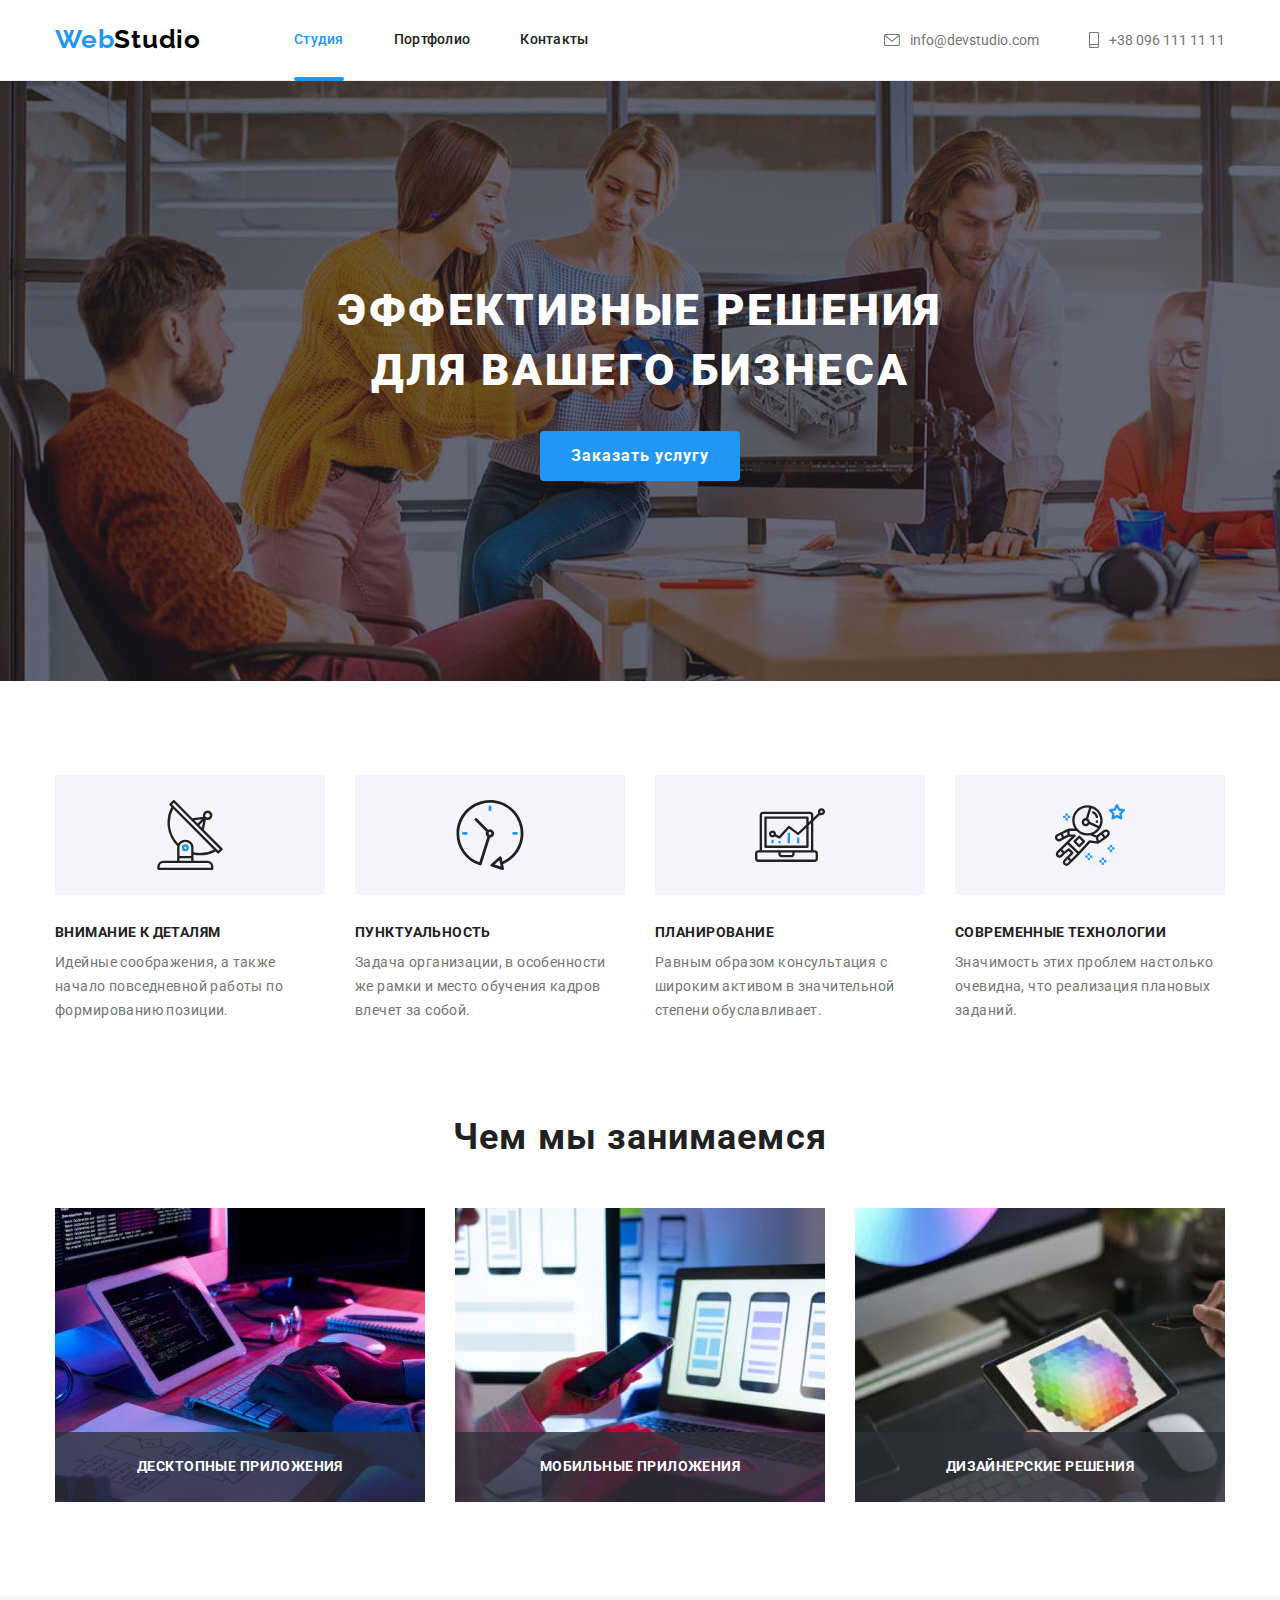
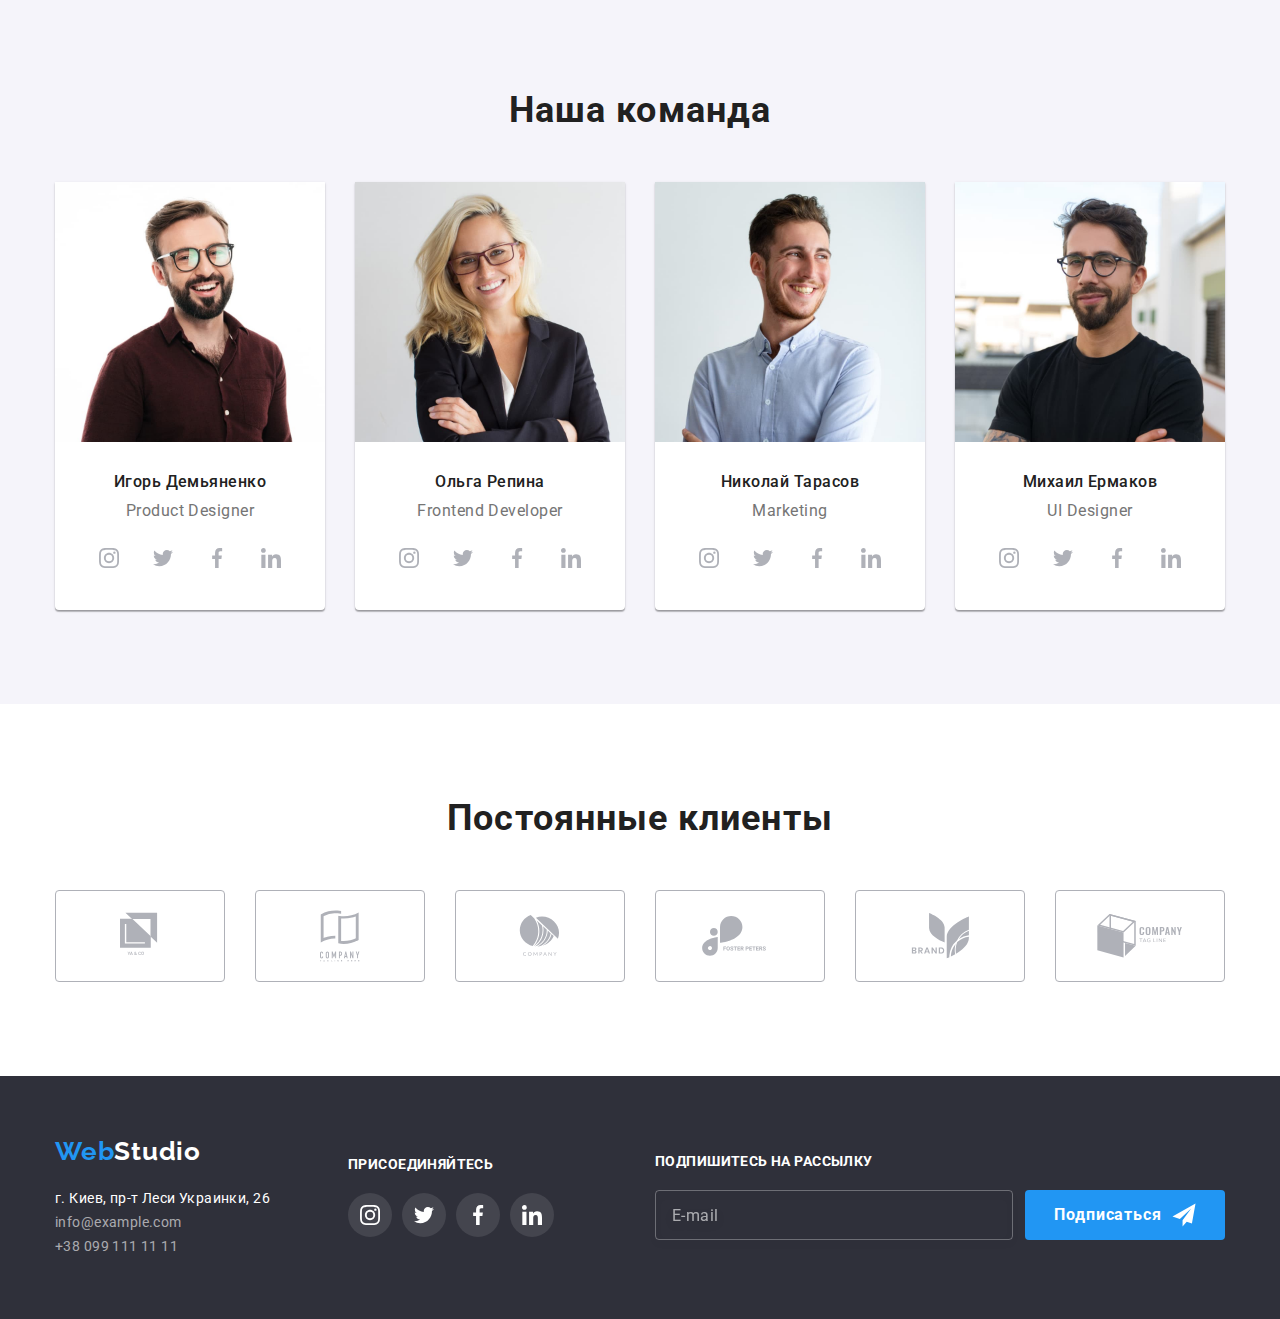
<file: index.html>
<!DOCTYPE html>
<html lang="ru">
  <head>
    <meta charset="UTF-8" />
    <meta http-equiv="X-UA-Compatible" content="IE=edge" />
    <meta name="viewport" content="width=device-width, initial-scale=1.0" />
    <title>Главная</title>
    <link rel="preconnect" href="https://fonts.gstatic.com" />
    <link
      href="https://fonts.googleapis.com/css2?family=Raleway:wght@700&family=Roboto:wght@400;500;700;900&display=swap"
      rel="stylesheet"
    />
    <link
      rel="stylesheet"
      href="https://cdnjs.cloudflare.com/ajax/libs/modern-normalize/1.0.0/modern-normalize.min.css"
    />
    <link rel="stylesheet" href="./css/style.css" />
  </head>
  <body>
    <!-- Шапка сайта -->

    <header class="page-header">
      <!--  Навигация -->

      <div class="container">
        <nav class="nav">
          <a href="./index.html" class="logo logo-link">
            <span class="accent">Web</span>Studio</a
          >
          <ul class="menu list">
            <li class="menu-item">
              <a href="./index.html" class="link menu-link active-link"
                >Студия</a
              >
            </li>
            <li class="menu-item">
              <a href="./pages/portfolio.html" class="link menu-link"
                >Портфолио</a
              >
            </li>
            <li class="menu-item">
              <a href="" class="link menu-link">Контакты</a>
            </li>
          </ul>
        </nav>

        <!-- Контакты header -->

        <ul class="contacts list">
          <li class="menu-item address-item">
            <a href="mailto:info@devstudio.com" class="link contacts-link">
              <svg class="address-svg" width="16px" height="12px">
                <use href="./images/icons/sprite.svg#icon-envelope"></use>
              </svg>
              info@devstudio.com
            </a>
          </li>
          <li class="menu-item address-item">
            <a href="tel:+380961111111" class="link contacts-link">
              <svg class="address-svg" width="10px" height="16px">
                <use href="./images/icons/sprite.svg#icon-smartphone"></use>
              </svg>
              +38 096 111 11 11
            </a>
          </li>
        </ul>
      </div>
    </header>

    <!-- Основной контент -->

    <main>
      <!-- Hero -->

      <section class="hero dark-bgr">
        <div class="container">
          <h1 class="page-title">
            Эффективные решения <br />
            для вашего бизнеса
          </h1>
          <button type="button" class="hero-btn" data-modal-open>
            Заказать услугу
          </button>
        </div>
      </section>

      <!-- Особенности -->

      <section class="feature-section">
        <div class="container">
          <h2 class="section-title visually-hidden">Особенности</h2>
          <ul class="feature-list list">
            <li class="feature-item">
              <div class="icons-block">
                <svg class="feature-svg" width="70px" height="70px">
                  <use href="./images/icons/sprite.svg#icon-antenna"></use>
                </svg>
              </div>
              <h3 class="feature-title">Внимание к деталям</h3>
              <p class="feature-text">
                Идейные соображения, а также начало повседневной работы по
                формированию позиции.
              </p>
            </li>
            <li class="feature-item">
              <div class="icons-block">
                <svg class="feature-svg" width="70px" height="70px">
                  <use href="./images/icons/sprite.svg#icon-clock"></use>
                </svg>
              </div>
              <h3 class="feature-title">Пунктуальность</h3>
              <p class="feature-text">
                Задача организации, в особенности же рамки и место обучения
                кадров влечет за собой.
              </p>
            </li>
            <li class="feature-item">
              <div class="icons-block">
                <svg class="feature-svg" width="70px" height="70px">
                  <use href="./images/icons/sprite.svg#icon-diagram"></use>
                </svg>
              </div>
              <h3 class="feature-title">Планирование</h3>
              <p class="feature-text">
                Равным образом консультация с широким активом в значительной
                степени обуславливает.
              </p>
            </li>
            <li class="feature-item">
              <div class="icons-block">
                <svg class="feature-svg" width="70px" height="70px">
                  <use
                    href="./images/icons/sprite.svg#icon-astronaut"
                    width="70px"
                    height="70px"
                  ></use>
                </svg>
              </div>
              <h3 class="feature-title">Современные технологии</h3>
              <p class="feature-text">
                Значимость этих проблем настолько очевидна, что реализация
                плановых заданий.
              </p>
            </li>
          </ul>
        </div>
      </section>

      <!-- Чем мы занимаемся -->

      <section class="section">
        <div class="container">
          <h2 class="section-title">Чем мы занимаемся</h2>
          <ul class="card-set list">
            <li class="item">
              <div class="overlay-block">
                <img
                  src="./images/img1.jpg"
                  width="370"
                  alt="десктопные приложения"
                />
                <div class="img-overlay">
                  <p>Десктопные приложения</p>
                </div>
              </div>
            </li>
            <li class="item">
              <div class="overlay-block">
                <img
                  src="./images/img2.jpg"
                  width="370"
                  alt="мобильные приложения"
                />
                <div class="img-overlay">
                  <p>Мобильные приложения</p>
                </div>
              </div>
            </li>
            <li class="item">
              <div class="overlay-block">
                <img
                  src="./images/img3.jpg"
                  width="370"
                  alt="дизайнерские решения"
                />

                <div class="img-overlay">
                  <p>Дизайнерские решения</p>
                </div>
              </div>
            </li>
          </ul>
        </div>
      </section>

      <!--Наша команда -->

      <section class="section alt-bgr">
        <div class="container">
          <h2 class="section-title">Наша команда</h2>
          <ul class="card-set list">
            <li class="team-item item">
              <img
                src="./images/person1.jpg"
                width="270"
                alt="Радостный мужчина в очках"
                class="img"
              />
              <h3 class="name">Игорь Демьяненко</h3>
              <p class="position name">Product Designer</p>
              <ul class="social-icons list">
                <li class="social-item">
                  <a
                    href=""
                    class="social-link link"
                    rel="nofollow noopener"
                    target="_blank"
                  >
                    <svg class="social-svg" width="20px" height="20px">
                      <use
                        href="./images/icons/sprite.svg#icon-instagram"
                      ></use>
                    </svg>
                  </a>
                </li>
                <li class="social-item">
                  <a
                    href=""
                    class="social-link"
                    rel="nofollow noopener"
                    target="_blank"
                  >
                    <svg class="social-svg" width="20px" height="20px">
                      <use href="./images/icons/sprite.svg#icon-twitter"></use>
                    </svg>
                  </a>
                </li>
                <li class="social-item">
                  <a
                    href=""
                    class="social-link"
                    rel="nofollow noopener"
                    target="_blank"
                  >
                    <svg class="social-svg" width="20px" height="20px">
                      <use href="./images/icons/sprite.svg#icon-facebook"></use>
                    </svg>
                  </a>
                </li>
                <li class="social-item">
                  <a
                    href=""
                    class="social-link"
                    rel="nofollow noopener"
                    target="_blank"
                  >
                    <svg class="social-svg" width="20px" height="20px">
                      <use href="./images/icons/sprite.svg#icon-linkedin"></use>
                    </svg>
                  </a>
                </li>
              </ul>
            </li>
            <li class="team-item item">
              <img
                src="./images/person2.jpg"
                width="270"
                alt="Радостная блондинка в очках"
                class="img"
              />
              <h3 class="name">Ольга Репина</h3>
              <p class="position name">Frontend Developer</p>
              <ul class="social-icons list">
                <li class="social-item">
                  <a
                    href=""
                    class="social-link link"
                    rel="nofollow noopener"
                    target="_blank"
                  >
                    <svg class="social-svg" width="20px" height="20px">
                      <use
                        href="./images/icons/sprite.svg#icon-instagram"
                      ></use>
                    </svg>
                  </a>
                </li>
                <li class="social-item">
                  <a
                    href=""
                    class="social-link"
                    rel="nofollow noopener"
                    target="_blank"
                  >
                    <svg class="social-svg" width="20px" height="20px">
                      <use href="./images/icons/sprite.svg#icon-twitter"></use>
                    </svg>
                  </a>
                </li>
                <li class="social-item">
                  <a
                    href=""
                    class="social-link"
                    rel="nofollow noopener"
                    target="_blank"
                  >
                    <svg class="social-svg" width="20px" height="20px">
                      <use href="./images/icons/sprite.svg#icon-facebook"></use>
                    </svg>
                  </a>
                </li>
                <li class="social-item">
                  <a
                    href=""
                    class="social-link"
                    rel="nofollow noopener"
                    target="_blank"
                  >
                    <svg class="social-svg" width="20px" height="20px">
                      <use href="./images/icons/sprite.svg#icon-linkedin"></use>
                    </svg>
                  </a>
                </li>
              </ul>
            </li>
            <li class="team-item item">
              <img
                src="./images/person3.jpg"
                width="270"
                alt="Улыбающийся мужчина"
                class="img"
              />
              <h3 class="name">Николай Тарасов</h3>
              <p class="position name">Marketing</p>
              <ul class="social-icons list">
                <li class="social-item">
                  <a
                    href=""
                    class="social-link link"
                    rel="nofollow noopener"
                    target="_blank"
                  >
                    <svg class="social-svg" width="20px" height="20px">
                      <use
                        href="./images/icons/sprite.svg#icon-instagram"
                      ></use>
                    </svg>
                  </a>
                </li>
                <li class="social-item">
                  <a
                    href=""
                    class="social-link"
                    rel="nofollow noopener"
                    target="_blank"
                  >
                    <svg class="social-svg" width="20px" height="20px">
                      <use href="./images/icons/sprite.svg#icon-twitter"></use>
                    </svg>
                  </a>
                </li>
                <li class="social-item">
                  <a
                    href=""
                    class="social-link"
                    rel="nofollow noopener"
                    target="_blank"
                  >
                    <svg class="social-svg" width="20px" height="20px">
                      <use href="./images/icons/sprite.svg#icon-facebook"></use>
                    </svg>
                  </a>
                </li>
                <li class="social-item">
                  <a
                    href=""
                    class="social-link"
                    rel="nofollow noopener"
                    target="_blank"
                  >
                    <svg class="social-svg" width="20px" height="20px">
                      <use href="./images/icons/sprite.svg#icon-linkedin"></use>
                    </svg>
                  </a>
                </li>
              </ul>
            </li>
            <li class="team-item item">
              <img
                src="./images/person4.jpg"
                width="270"
                alt="Улыбающийся мужчина в очках"
                class="img"
              />
              <h3 class="name">Михаил Ермаков</h3>
              <p class="position name">UI Designer</p>
              <ul class="social-icons list">
                <li class="social-item">
                  <a
                    href=""
                    class="social-link"
                    rel="nofollow noopener"
                    target="_blank"
                  >
                    <svg class="social-svg" width="20px" height="20px">
                      <use
                        href="./images/icons/sprite.svg#icon-instagram"
                      ></use>
                    </svg>
                  </a>
                </li>
                <li class="social-item">
                  <a
                    href=""
                    class="social-link"
                    rel="nofollow noopener"
                    target="_blank"
                  >
                    <svg class="social-svg" width="20px" height="20px">
                      <use href="./images/icons/sprite.svg#icon-twitter"></use>
                    </svg>
                  </a>
                </li>
                <li class="social-item">
                  <a
                    href=""
                    class="social-link"
                    rel="nofollow noopener"
                    target="_blank"
                  >
                    <svg class="social-svg" width="20px" height="20px">
                      <use href="./images/icons/sprite.svg#icon-facebook"></use>
                    </svg>
                  </a>
                </li>
                <li class="social-item">
                  <a
                    href=""
                    class="social-link"
                    rel="nofollow noopener"
                    target="_blank"
                  >
                    <svg class="social-svg" width="20px" height="20px">
                      <use href="./images/icons/sprite.svg#icon-linkedin"></use>
                    </svg>
                  </a>
                </li>
              </ul>
            </li>
          </ul>
        </div>
      </section>

      <section class="section">
        <div class="container">
          <h2 class="section-title">Постоянные клиенты</h2>
          <ul class="list client-list">
            <li class="client-item">
              <a href="" class="client-link">
                <svg class="client-svg" width="41px" height="46.7px">
                  <use href="./images/icons/sprite.svg#icon-logo-one"></use>
                </svg>
              </a>
            </li>
            <li class="client-item">
              <a href="" class="client-link">
                <svg class="client-svg" width="40px" height="52px">
                  <use href="./images/icons/sprite.svg#icon-logo-two"></use>
                </svg>
              </a>
            </li>
            <li class="client-item">
              <a href="" class="client-link">
                <svg class="client-svg" width="43.46px" height="41.18px">
                  <use href="./images/icons/sprite.svg#icon-logo-three"></use>
                </svg>
              </a>
            </li>
            <li class="client-item">
              <a href="" class="client-link">
                <svg class="client-svg" width="84.44px" height="40.62px">
                  <use href="./images/icons/sprite.svg#icon-logo-four"></use>
                </svg>
              </a>
            </li>
            <li class="client-item">
              <a href="" class="client-link">
                <svg class="client-svg" width="62.54px" height="45.43px">
                  <use href="./images/icons/sprite.svg#icon-logo-five"></use>
                </svg>
              </a>
            </li>
            <li class="client-item">
              <a href="" class="client-link">
                <svg class="client-svg" width="93.79px" height="43.93px">
                  <use href="./images/icons/sprite.svg#icon-logo-six"></use>
                </svg>
              </a>
            </li>
          </ul>
        </div>
      </section>
    </main>

    <!-- Подвал -->

    <footer class="footer dark-bgr">
      <div class="container footer-container">
        <div class="address-footer">
          <a href="./index.html" class="logo footer-logo">
            <span class="accent">Web</span>Studio</a
          >
          <address class="address">
            <ul class="list">
              <li class="address-item">
                <a
                  href="https://goo.gl/maps/Tqcn4PF3FHRy9P8z9"
                  rel="nofollow noopener"
                  target="_blank"
                  class="link address"
                  >г. Киев, пр-т Леси Украинки, 26</a
                >
              </li>
              <li class="address-item">
                <a href="mailto:info@example.com" class="link contacts-footer"
                  >info@example.com</a
                >
              </li>
              <li class="address-item">
                <a href="tel:+380991111111" class="link contacts-footer"
                  >+38 099 111 11 11</a
                >
              </li>
            </ul>
          </address>
        </div>

        <!-- присоединяйтесь -->

        <div class="social-footer">
          <h3 class="social-title">присоединяйтесь</h3>
          <ul class="social-list list">
            <li class="social-item">
              <a href="" class="social-link footer-link">
                <svg class="social-svg footer-svg" width="20px" height="20px">
                  <use href="./images/icons/sprite.svg#icon-instagram"></use>
                </svg>
              </a>
            </li>
            <li class="social-item">
              <a href="" class="social-link footer-link">
                <svg class="social-svg footer-svg" width="20px" height="20px">
                  <use href="./images/icons/sprite.svg#icon-twitter"></use>
                </svg>
              </a>
            </li>
            <li class="social-item">
              <a href="" class="social-link footer-link">
                <svg class="social-svg footer-svg" width="20px" height="20px">
                  <use href="./images/icons/sprite.svg#icon-facebook"></use>
                </svg>
              </a>
            </li>
            <li class="social-item">
              <a href="" class="social-link footer-link">
                <svg class="social-svg footer-svg" width="20px" height="20px">
                  <use href="./images/icons/sprite.svg#icon-linkedin"></use>
                </svg>
              </a>
            </li>
          </ul>
        </div>
        <div class="subscribe-footer">
          <h3 class="social-title">Подпишитесь на рассылку</h3>
          <div class="input-and-btn">
            <form autocomplete="off">
              <input
                type="email"
                name="mail"
                placeholder="E-mail"
                class="footer-input"
              />
            </form>
            <button type="submit" class="hero-btn subscribe-btn">
              Подписаться
              <svg class="btn-svg" width="24" height="24">
                <use href="./images/icons/sprite.svg#icon-send"></use>
              </svg>
            </button>
          </div>
        </div>
      </div>
    </footer>

    <!-- Modal Window -->

    <div class="backdrop is-hidden" data-modal>
      <div class="modal">
        <button type="button" class="modal-btn-close" data-modal-close>
          <svg class="modal-svg" width="11px" height="11px">
            <use href="./images/icons/sprite.svg#icon-cross"></use>
          </svg>
        </button>
        <div class="modal-content">
          <p class="modal-title">Оставьте свои данные, мы вам перезвоним</p>
          <form autocomplete="off">
            <div class="form-field">
              <label for="name" class="form-label">Имя</label>
              <div class="input-and-svg">
                <input type="text" name="name" id="name" class="form-input" />
                <svg class="form-svg" width="18" height="18">
                  <use href="./images/icons/sprite.svg#icon-person"></use>
                </svg>
              </div>
            </div>
            <div class="form-field">
              <label for="tel" class="form-label">Телофон</label>
              <div class="input-and-svg">
                <input type="tel" name="name" id="tel" class="form-input" />
                <svg class="form-svg" width="18" height="18">
                  <use href="./images/icons/sprite.svg#icon-phone"></use>
                </svg>
              </div>
            </div>
            <div class="form-field">
              <label for="e-mail" class="form-label">Почта</label>
              <div class="input-and-svg">
                <input
                  type="email"
                  name="name"
                  id="e-mail"
                  class="form-input"
                />
                <svg class="form-svg" width="18" height="18">
                  <use href="./images/icons/sprite.svg#icon-email"></use>
                </svg>
              </div>
            </div>
            <div class="form-field">
              <label for="comment" class="form-label">Комментарий</label>
              <textarea
                name="comment"
                id="comment"
                class="form-input form-comment"
                placeholder="Введите текст"
              ></textarea>
            </div>
            <div class="form-field">
              <input
                type="checkbox"
                name="rules"
                id="rules"
                class="checkbox visually-hidden"
              />
              <label for="rules" class="checkbox-label"
                >Соглашаюсь с рассылкой и принимаю
                <a href="" class="rules-link">Условия договора</a>
              </label>
            </div>
            <div class="btn-container">
              <button type="submit" class="hero-btn form-btn">Отправить</button>
            </div>
          </form>
        </div>
      </div>
    </div>
    <script src="./js/modal.js"></script>
  </body>
</html>
</file>
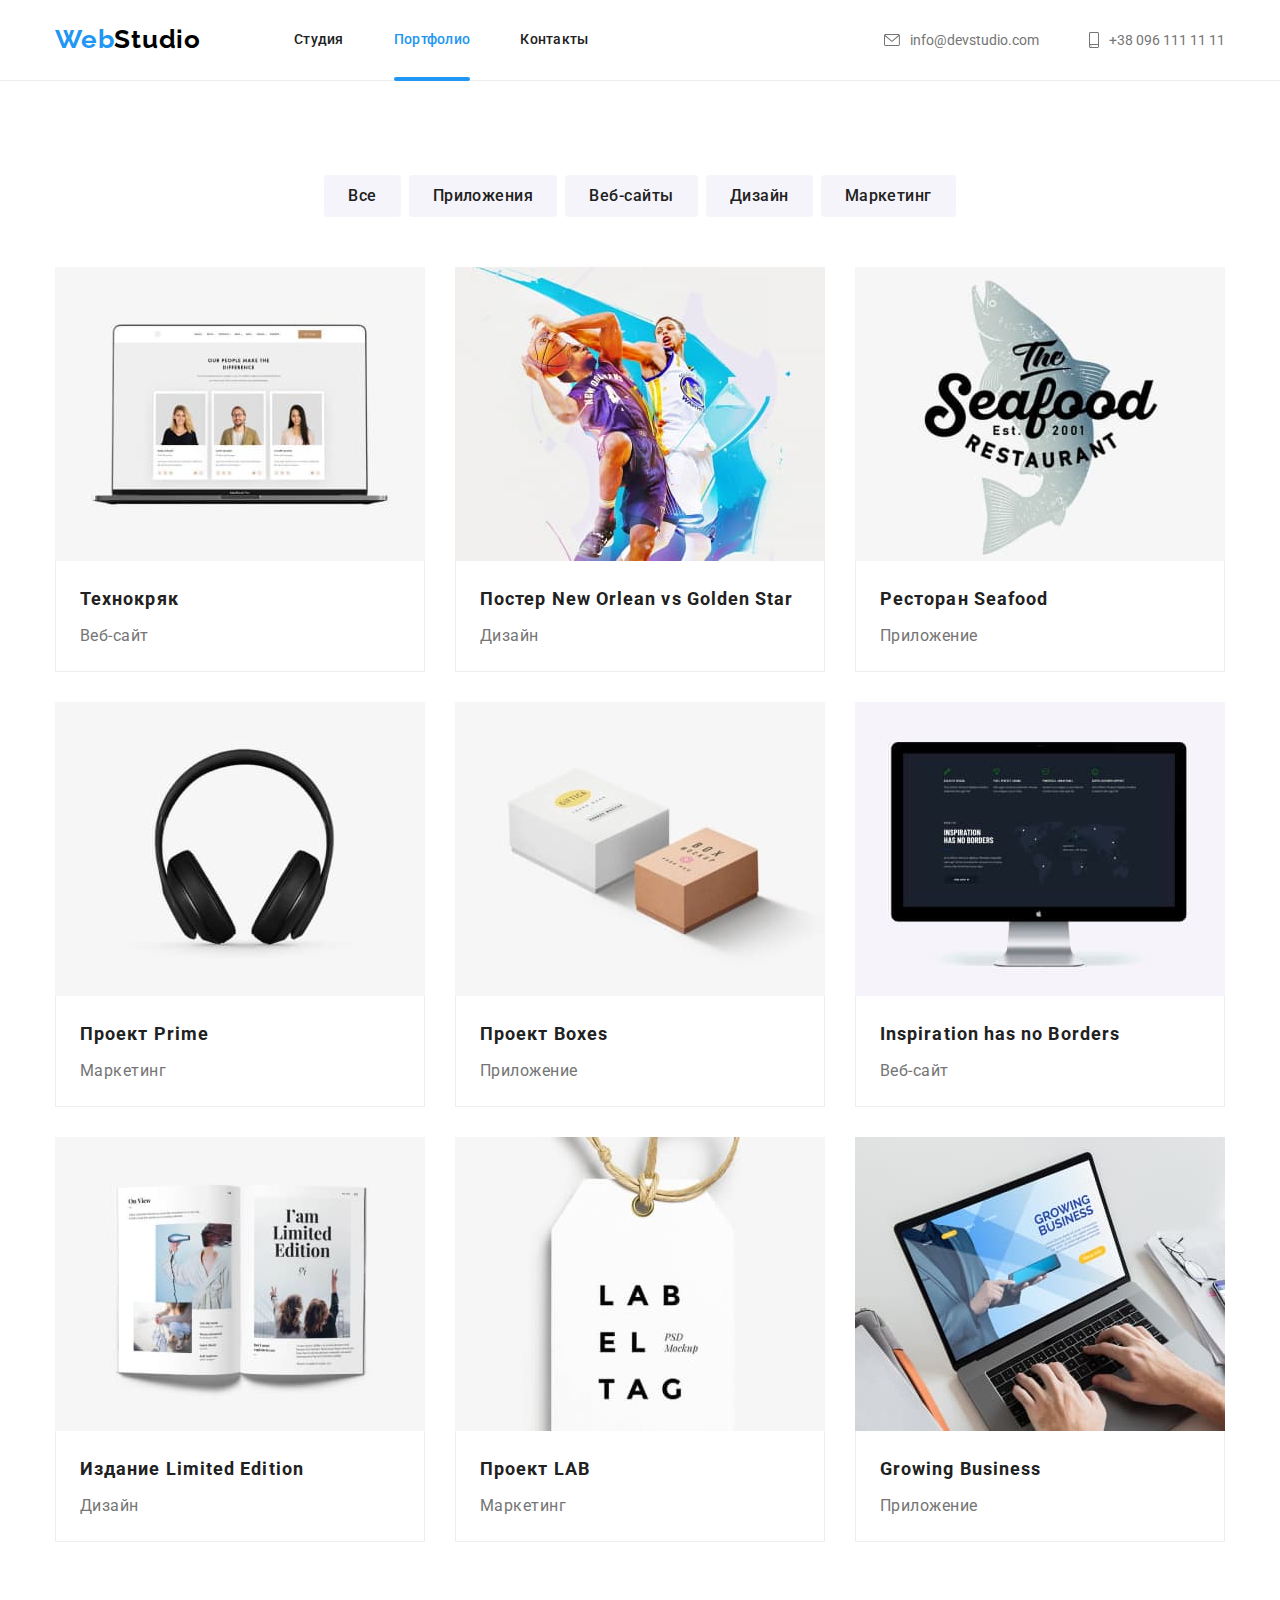
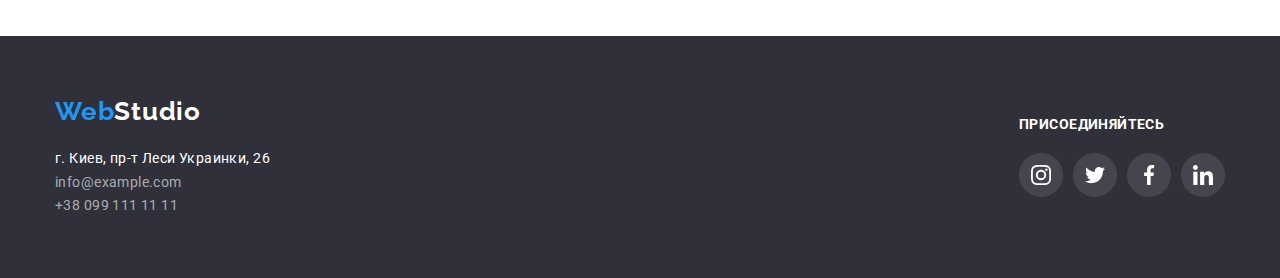
<file: pages/portfolio.html>
<!DOCTYPE html>
<html lang="en">
  <head>
    <meta charset="UTF-8" />
    <meta http-equiv="X-UA-Compatible" content="IE=edge" />
    <meta name="viewport" content="width=device-width, initial-scale=1.0" />
    <title>Портфолио</title>
    <link rel="preconnect" href="https://fonts.gstatic.com" />
    <link
      href="https://fonts.googleapis.com/css2?family=Raleway:wght@700&family=Roboto:wght@400;500;700;900&display=swap"
      rel="stylesheet"
    />
    <link
      rel="stylesheet"
      href="https://cdnjs.cloudflare.com/ajax/libs/modern-normalize/1.0.0/modern-normalize.min.css"
    />
    <link rel="stylesheet" href="../css/style.css" />
  </head>
  <body>
    <!-- Шапка сайта -->

    <header class="page-header">
      <!--  Навигация -->

      <div class="container">
        <nav class="nav">
          <a href="../index.html" class="logo logo-link">
            <span class="accent">Web</span>Studio</a
          >
          <ul class="menu list">
            <li class="menu-item">
              <a href="../index.html" class="link menu-link">Студия</a>
            </li>
            <li class="menu-item">
              <a
                href="../pages/portfolio.html"
                class="link menu-link active-link"
                >Портфолио</a
              >
            </li>
            <li class="menu-item">
              <a href="" class="link menu-link">Контакты</a>
            </li>
          </ul>
        </nav>

        <!-- Контакты header -->

        <ul class="contacts list">
          <li class="menu-item">
            <a href="mailto:info@devstudio.com" class="link contacts-link">
              <svg class="address-svg" width="16px" height="12px">
                <use href="../images/icons/sprite.svg#icon-envelope"></use>
              </svg>
              info@devstudio.com</a
            >
          </li>
          <li class="menu-item">
            <a href="tel:+380961111111" class="link contacts-link">
              <svg class="address-svg" width="10px" height="16px">
                <use href="../images/icons/sprite.svg#icon-smartphone"></use>
              </svg>
              +38 096 111 11 11</a
            >
          </li>
        </ul>
      </div>
    </header>

    <main>
      <section class="section">
        <div class="container">
          <h1 class="visually-hidden">Портфолио</h1>
          <ul class="filter-list list">
            <li class="filter-item">
              <button type="button" class="filter-btn">Все</button>
            </li>
            <li class="filter-item">
              <button type="button" class="filter-btn">Приложения</button>
            </li>
            <li class="filter-item">
              <button type="button" class="filter-btn">Веб-сайты</button>
            </li>
            <li class="filter-item">
              <button type="button" class="filter-btn">Дизайн</button>
            </li>
            <li class="filter-item">
              <button type="button" class="filter-btn">Маркетинг</button>
            </li>
          </ul>

          <ul class="card-set list">
            <li class="card-item">
              <a href="" class="link card-link">
                <div class="card-overlay">
                  <img
                    src="../images/img33.jpg"
                    alt="Веб-сайт"
                    width="370"
                    class="img-item"
                  />
                  <div class="overlay">
                    <p>
                      Технокряк это современная площадка распространения
                      коронавируса. Компании используют эту платформу для
                      цифрового шпионажа и атак на защищённые сервера
                      конкурентов.
                    </p>
                  </div>
                </div>
                <div class="description">
                  <h2 class="brand-title">Технокряк</h2>
                  <p class="type-filter">Веб-сайт</p>
                </div>
              </a>
            </li>

            <li class="card-item">
              <a href="" class="link card-link">
                <div class="card-overlay">
                  <img
                    src="../images/img4.jpg"
                    alt="Постер"
                    width="370"
                    class="img-item"
                  />
                  <div class="overlay">
                    <p>
                      Технокряк это современная площадка распространения
                      коронавируса. Компании используют эту платформу для
                      цифрового шпионажа и атак на защищённые сервера
                      конкурентов.
                    </p>
                  </div>
                </div>
                <div class="description">
                  <h2 class="brand-title">Постер New Orlean vs Golden Star</h2>
                  <p class="type-filter">Дизайн</p>
                </div>
              </a>
            </li>
            <li class="card-item">
              <a href="" class="link card-link">
                <div class="card-overlay">
                  <img
                    src="../images/img5.jpg"
                    alt="Лого ресторана"
                    width="370"
                    class="img-item"
                  />
                  <div class="overlay">
                    <p>
                      Технокряк это современная площадка распространения
                      коронавируса. Компании используют эту платформу для
                      цифрового шпионажа и атак на защищённые сервера
                      конкурентов.
                    </p>
                  </div>
                </div>
                <div class="description">
                  <h2 class="brand-title">Ресторан Seafood</h2>
                  <p class="type-filter">Приложение</p>
                </div>
              </a>
            </li>
            <li class="card-item">
              <a href="" class="link card-link">
                <div class="card-overlay">
                  <img
                    src="../images/img6.jpg"
                    alt="Наушники"
                    width="370"
                    class="img-item"
                  />
                  <div class="overlay">
                    <p>
                      Технокряк это современная площадка распространения
                      коронавируса. Компании используют эту платформу для
                      цифрового шпионажа и атак на защищённые сервера
                      конкурентов.
                    </p>
                  </div>
                </div>
                <div class="description">
                  <h2 class="brand-title">Проект Prime</h2>
                  <p class="type-filter">Маркетинг</p>
                </div>
              </a>
            </li>
            <li class="card-item">
              <a href="" class="link card-link">
                <div class="card-overlay">
                  <img
                    src="../images/img7.jpg"
                    alt="Коробки"
                    width="370"
                    class="img-item"
                  />
                  <div class="overlay">
                    <p>
                      Технокряк это современная площадка распространения
                      коронавируса. Компании используют эту платформу для
                      цифрового шпионажа и атак на защищённые сервера
                      конкурентов.
                    </p>
                  </div>
                </div>
                <div class="description">
                  <h2 class="brand-title">Проект Boxes</h2>
                  <p class="type-filter">Приложение</p>
                </div>
              </a>
            </li>
            <li class="card-item">
              <a href="" class="link card-link">
                <div class="card-overlay">
                  <img
                    src="../images/img8.jpg"
                    alt="Веб-сайт"
                    width="370"
                    class="img-item"
                  />
                  <div class="overlay">
                    <p>
                      Технокряк это современная площадка распространения
                      коронавируса. Компании используют эту платформу для
                      цифрового шпионажа и атак на защищённые сервера
                      конкурентов.
                    </p>
                  </div>
                </div>
                <div class="description">
                  <h2 class="brand-title">Inspiration has no Borders</h2>
                  <p class="type-filter">Веб-сайт</p>
                </div>
              </a>
            </li>
            <li class="card-item">
              <a href="" class="link card-link">
                <div class="card-overlay">
                  <img
                    src="../images/img9.jpg"
                    alt="Книга"
                    width="370"
                    class="img-item"
                  />
                  <div class="overlay">
                    <p>
                      Технокряк это современная площадка распространения
                      коронавируса. Компании используют эту платформу для
                      цифрового шпионажа и атак на защищённые сервера
                      конкурентов.
                    </p>
                  </div>
                </div>
                <div class="description">
                  <h2 class="brand-title">Издание Limited Edition</h2>
                  <p class="type-filter">Дизайн</p>
                </div>
              </a>
            </li>
            <li class="card-item">
              <a href="" class="link card-link">
                <div class="card-overlay">
                  <img
                    src="../images/img10.jpg"
                    alt="Бирка"
                    width="370"
                    class="img-item"
                  />
                  <div class="overlay">
                    <p>
                      Технокряк это современная площадка распространения
                      коронавируса. Компании используют эту платформу для
                      цифрового шпионажа и атак на защищённые сервера
                      конкурентов.
                    </p>
                  </div>
                </div>
                <div class="description">
                  <h2 class="brand-title">Проект LAB</h2>
                  <p class="type-filter">Маркетинг</p>
                </div>
              </a>
            </li>
            <li class="card-item">
              <a href="" class="link card-link">
                <div class="card-overlay">
                  <img
                    src="../images/img11.jpg"
                    alt="Приложение"
                    width="370"
                    class="img-item"
                  />
                  <div class="overlay">
                    <p>
                      Технокряк это современная площадка распространения
                      коронавируса. Компании используют эту платформу для
                      цифрового шпионажа и атак на защищённые сервера
                      конкурентов.
                    </p>
                  </div>
                </div>
                <div class="description">
                  <h2 class="brand-title">Growing Business</h2>
                  <p class="type-filter">Приложение</p>
                </div>
              </a>
            </li>
          </ul>
        </div>
      </section>
    </main>

    <!-- Подвал -->

    <footer class="footer dark-bgr">
      <div class="container footer-container">
        <div class="address-footer">
          <a href="../index.html" class="logo footer-logo">
            <span class="accent">Web</span>Studio</a
          >
          <address class="address">
            <ul class="list">
              <li class="address-item">
                <a
                  href="https://goo.gl/maps/Tqcn4PF3FHRy9P8z9"
                  rel="nofollow noopener"
                  target="_blank"
                  class="link address"
                  >г. Киев, пр-т Леси Украинки, 26</a
                >
              </li>
              <li class="address-item">
                <a href="mailto:info@example.com" class="link contacts-footer"
                  >info@example.com</a
                >
              </li>
              <li class="address-item">
                <a href="tel:+380991111111" class="link contacts-footer"
                  >+38 099 111 11 11</a
                >
              </li>
            </ul>
          </address>
        </div>

        <!-- присоединяйтесь -->

        <div class="social-footer">
          <h3 class="social-title">присоединяйтесь</h3>
          <ul class="social-list list">
            <li class="social-item">
              <a href="" class="social-link footer-link">
                <svg class="social-svg footer-svg" width="20px" height="20px">
                  <use href="../images/icons/sprite.svg#icon-instagram"></use>
                </svg>
              </a>
            </li>
            <li class="social-item">
              <a href="" class="social-link footer-link">
                <svg class="social-svg footer-svg" width="20px" height="20px">
                  <use href="../images/icons/sprite.svg#icon-twitter"></use>
                </svg>
              </a>
            </li>
            <li class="social-item">
              <a href="" class="social-link footer-link">
                <svg class="social-svg footer-svg" width="20px" height="20px">
                  <use href="../images/icons/sprite.svg#icon-facebook"></use>
                </svg>
              </a>
            </li>
            <li class="social-item">
              <a href="" class="social-link footer-link">
                <svg class="social-svg footer-svg" width="20px" height="20px">
                  <use href="../images/icons/sprite.svg#icon-linkedin"></use>
                </svg>
              </a>
            </li>
          </ul>
        </div>
      </div>
    </footer>
  </body>
</html>
</file>
<file: css/style.css>
:root {
  --main-text-clr: #212121;
  --alt-text-clr: #757575;
  --accent-clr: #2196f3;
  --white-text: #ffffff;
  --black-text: #000000;
  --address-clr: rgba(255, 255, 255, 0.6);

  --main-bgr: #ffffff;
  --dark-bgr: #2f303a;
  --alt-bgr: #f5f4fa;
  --header-border-clr: #ececec;
  --icon-bg: #afb1b8;

  --main-font: "Roboto", sans-serif;
  --logo-font: "Raleway", sans-serif;
}

body {
  color: var(--main-text-clr);
  background-color: var(--main-bgr);
  font-family: var(--main-font);
  font-size: 14px;
}
img {
  display: block;
  max-width: 100%;
  height: auto;
}

h1,
h2,
h3,
p {
  margin-top: 0;
  margin-bottom: 0;
}

/* Фоны */
.dark-bgr {
  background-color: var(--dark-bgr);
}

.alt-bgr {
  background-color: var(--alt-bgr);
}

.visually-hidden {
  position: absolute !important;
  clip: rect(1px 1px 1px 1px);
  clip: rect(1px, 1px, 1px, 1px);
  padding: 0 !important;
  border: 0 !important;
  height: 1px !important;
  width: 1px !important;
  overflow: hidden;
}

.container {
  width: 1200px;
  padding-left: 15px;
  padding-right: 15px;
  margin-left: auto;
  margin-right: auto;
}

.link {
  color: var(--main-text-clr);
  text-decoration: none;
  transition: color 250ms cubic-bezier(0.4, 0, 0.2, 1);
}
.link:hover,
.link:focus {
  color: var(--accent-clr);
}
.list {
  margin: 0;
  padding-left: 0;
  list-style: none;
}

/* Лого */

.logo {
  margin-right: 93px;
  color: var(--black-text);
  font-family: Raleway;
  font-weight: 700;
  font-size: 26px;
  line-height: 1.19;
  letter-spacing: 0.03em;
  text-decoration: none;
}
.logo-link {
  display: block;
  padding-top: 24px;
  padding-bottom: 25px;
}
.accent {
  color: var(--accent-clr);
}

/*  Меню - Навигации */

.nav {
  display: flex;
  align-items: center;
}
.menu {
  display: inline-flex;
  font-weight: 500;
  font-size: 14px;
  line-height: 1.14;
  letter-spacing: 0.02em;
}
.menu-link {
  display: block;
  padding-top: 32px;
  padding-bottom: 32px;
}
.menu-item:not(:last-child) {
  margin-right: 50px;
}

/* Header */

.container.contacts-list {
  display: flex;
}

.page-header {
  border-bottom: 1px solid var(--header-border-clr);
}

.page-header .container {
  justify-content: space-between;
  display: flex;
}
/* Contacts-Header */

.contacts {
  display: flex;
  align-items: center;
}
.contacts-link {
  display: flex;
  align-items: center;
  color: var(--alt-text-clr);
  padding-top: 32px;
  padding-bottom: 32px;
}
.active-link {
  position: relative;
  color: var(--accent-clr);
}
.active-link::after {
  content: "";
  position: absolute;

  left: 0;
  bottom: 0;

  display: block;
  width: 100%;
  height: 4px;
  border-radius: 2px;
  background-color: var(--accent-clr);
  bottom: -1px;
}

.address-svg {
  fill: currentColor;
  margin-right: 10px;
  transition: fill 250ms cubic-bezier(0.4, 0, 0.2, 1);
}

.contacts-link:hover .address-svg,
.contacts-link:focus .address-svg {
  fill: var(--accent-clr);
}

/* Секция Hero */
.hero {
  max-width: 1600px;
  background-image: linear-gradient(
      to right,
      rgba(47, 48, 58, 0.4),
      rgba(47, 48, 58, 0.4)
    ),
    url(../images/overlay.jpg);
  padding: 200px 0;
  text-align: center;
}

/* Главный заголовок */

.page-title {
  margin-bottom: 30px;
  color: var(--white-text);
  font-weight: 900;
  font-size: 44px;
  line-height: 1.36;
  text-align: center;
  letter-spacing: 0.06em;
  text-transform: uppercase;
}

/* Кнопка */

.hero-btn {
  width: 200px;
  height: 50px;
  /* text-align: center; */
  border: 1px solid transparent;
  border-radius: 4px;
  font-family: inherit;
  font-weight: 700;
  font-size: 16px;
  line-height: 1.87;
  letter-spacing: 0.06em;
  color: var(--white-text);
  background-color: var(--accent-clr);
  cursor: pointer;
}
.hero-btn:hover,
.hero-btn:focus {
  /* В макете не указано */
}

/* Заголовки секций */

.section-title {
  margin-bottom: 50px;
  font-size: 36px;
  line-height: 1.16;
  text-align: center;
  letter-spacing: 0.03em;
}

/* Особенности */

.feature-section {
  padding-top: 94px;
}
.feature-list {
  display: flex;
}
.feature-item {
  width: 270px;
}
.feature-item:not(:last-child) {
  margin-right: 30px;
}

.icons-block {
  display: flex;
  align-items: center;
  justify-content: center;
  background-color: var(--alt-bgr);
  height: 120px;
  width: 100%;
  margin-bottom: 30px;
}

.feature-title {
  margin-bottom: 10px;
  font-size: 14px;
  line-height: 1.14;
  letter-spacing: 0.03em;
  text-transform: uppercase;
}
.feature-text {
  line-height: 1.71;
  letter-spacing: 0.03em;
  color: var(--alt-text-clr);
}

.section {
  padding: 94px 0;
}

/* Чем мы занимаемся */

.card-set {
  display: flex;
  flex-wrap: wrap;
  margin-left: -30px;
  margin-top: -30px;
}
.item {
  flex-basis: calc((100% - 3 * 30px) / 3);
  margin-left: 30px;
  margin-top: 30px;
}
.overlay-block {
  position: relative;
}

.img-overlay {
  font-weight: 700;
  font-size: 14px;
  line-height: 1.14;
  letter-spacing: 0.03em;
  text-transform: uppercase;
  color: var(--white-text);
  text-align: center;

  padding-top: 27px;
  padding-bottom: 27px;

  position: absolute;
  width: 100%;
  left: 0;
  bottom: 0;
  background-color: rgba(47, 48, 58, 0.8);
}

/* Команда */

.team-item {
  flex-basis: calc((100% - 4 * 30px) / 4);
  text-align: center;
  background: #ffffff;
  box-shadow: 0px 1px 3px rgba(0, 0, 0, 0.12), 0px 1px 1px rgba(0, 0, 0, 0.14),
    0px 2px 1px rgba(0, 0, 0, 0.2);
  border-radius: 0px 0px 4px 4px;
}

.name {
  margin-bottom: 10px;
  font-weight: 500;
  font-size: 16px;
  line-height: 1.19;
  letter-spacing: 0.03em;
}
.position {
  margin-bottom: 16px;
  font-size: 16px;
  font-weight: 400;
  letter-spacing: 0.03em;
  color: var(--alt-text-clr);
}
.img {
  margin-bottom: 30px;
}
.social-icons {
  display: inline-flex;
  padding-bottom: 30px;
}
.social-svg {
  fill: var(--icon-bg);
  transition: fill 250ms cubic-bezier(0.4, 0, 0.2, 1);
}

.social-link {
  display: flex;
  align-items: center;
  justify-content: center;
  width: 44px;
  height: 44px;
  border-radius: 50%;
  transition: background-color 250ms cubic-bezier(0.4, 0, 0.2, 1);
}

.social-link:hover,
.social-link:focus {
  background-color: var(--accent-clr);
}

.social-link:hover .social-svg,
.social-link:focus .social-svg {
  fill: var(--white-text);
}

.social-item:not(:last-child) {
  margin-right: 10px;
}

/* Постоянные клиенты */
.client-list {
  display: flex;
  align-items: center;
  justify-content: space-between;
}

.client-link {
  display: flex;
  align-items: center;
  justify-content: center;
  width: 170px;
  height: 92px;
  border: 1px solid var(--icon-bg);
  border-radius: 4px;
  transition: border-color 250ms cubic-bezier(0.4, 0, 0.2, 1);
}
.client-link:hover,
.client-link:focus {
  border-color: var(--accent-clr);
}

.client-svg {
  fill: var(--icon-bg);
  transition: fill 250ms cubic-bezier(0.4, 0, 0.2, 1);
}
.client-link:hover .client-svg,
.client-link:focus .client-svg {
  fill: var(--accent-clr);
}
/* Подвал */

.footer {
  padding: 60px 0;
}
.footer-container {
  display: flex;
  justify-content: space-between;
  align-items: center;
}

.footer-logo {
  margin-right: 0;
  color: var(--white-text);
}
.address {
  margin-top: 20px;
  font-style: normal;
  line-height: 1.71;
  letter-spacing: 0.03em;
  color: var(--white-text);
}

.contacts-footer {
  color: var(--address-clr);
}

.social-footer {
  margin-left: 70px;
}
.subscribe-footer {
  margin-left: 93px;
}
.social-title {
  font-weight: 700;
  font-size: 14px;
  line-height: 1.14;
  letter-spacing: 0.03em;
  text-transform: uppercase;
  color: var(--white-text);
  margin-bottom: 20px;
}
.social-list {
  display: flex;
}
.footer-link {
  background-color: rgba(255, 255, 255, 0.1);
}
.footer-svg {
  fill: var(--white-text);
}
.input-and-btn {
  display: flex;
}
.footer-input {
  margin-right: 12px;
  padding-left: 16px;
  width: 358px;
  height: 50px;
  border: 1px solid rgba(255, 255, 255, 0.3);
  filter: drop-shadow(0px 4px 4px rgba(0, 0, 0, 0.15));
  color: var(--address-clr);
  border-radius: 4px;

  font-size: 16px;
  line-height: 1.25;
  letter-spacing: 0.03em;
  background-color: transparent;
  outline: transparent;

  transition: border-color 250ms cubic-bezier(0.4, 0, 0.2, 1);
}

.footer-input:focus {
  border-color: var(--accent-clr);
}

.footer-input::placeholder {
  font-size: 16px;
  line-height: 1.25;
  letter-spacing: 0.03em;
  color: var(--address-clr);
}
.btn-svg {
  margin-left: 10px;
}
.subscribe-btn {
  display: flex;
  align-items: center;
  justify-content: center;
}

/* Modal Window */

.backdrop {
  position: fixed;
  top: 0;
  left: 0;
  width: 100%;
  height: 100%;
  background-color: rgba(0, 0, 0, 0.2);
  overflow: auto;
  transition: visibility 250ms cubic-bezier(0.4, 0, 0.2, 1),
    opacity 250ms cubic-bezier(0.4, 0, 0.2, 1);
}

.is-hidden {
  opacity: 0;
  visibility: hidden;
  pointer-events: none;
}
.is-hidden .modal {
  opacity: 0;
  transform: translate(-50%, -50%) scale(0.1);
}
.modal {
  position: absolute;
  top: 50%;
  left: 50%;
  width: 100%;
  max-width: 528px;
  min-height: 581px;
  background-color: var(--white-text);

  transform: translate(-50%, -50%) scale(1);
  transition: transform 250ms cubic-bezier(0.4, 0, 0.2, 1),
    opacity 250ms cubic-bezier(0.4, 0, 0.2, 1);
}

.modal-btn-close {
  display: flex;
  align-items: center;
  justify-content: center;
  position: absolute;
  top: 8px;
  right: 8px;
  width: 30px;
  height: 30px;
  border: 1px solid rgba(0, 0, 0, 0.1);
  border-radius: 50%;
  background: none;
  transition: fill 250ms cubic-bezier(0.4, 0, 0.2, 1);
}

.modal-btn-close:hover,
.modal-btn-close:focus {
  fill: var(--accent-clr);
}

/* Modal Content */

.modal-content {
  padding: 40px;
}

.form-field {
  margin-bottom: 10px;
}
.input-and-svg {
  position: relative;
}
.modal-title {
  font-weight: 700;
  font-size: 20px;
  line-height: 1.15;
  text-align: center;
  letter-spacing: 0.03em;
  color: var(--main-text-clr);
  margin-bottom: 12px;
}

.form-label {
  display: block;
  font-size: 12px;
  line-height: 1.16;
  letter-spacing: 0.01em;
  color: var(--alt-text-clr);

  margin-bottom: 4px;
}

.form-input {
  margin: 0;
  padding-left: 42px;
  width: 100%;
  height: 40px;
  border: 1px solid rgba(33, 33, 33, 0.2);
  border-radius: 4px;
  outline: transparent;
  transition: border-color 250ms cubic-bezier(0.4, 0, 0.2, 1);
}

.form-input:focus {
  border-color: var(--accent-clr);
}
.form-field:focus-within .form-svg {
  fill: var(--accent-clr);
}
.form-input::placeholder {
  line-height: 1.14;
  letter-spacing: 0.01em;
  color: rgba(117, 117, 117, 0.5);
}
.form-svg {
  position: absolute;
  top: 50%;
  left: 12px;
  transform: translateY(-50%);

  fill: var(--main-text-clr);
  transition: fill 250ms cubic-bezier(0.4, 0, 0.2, 1);
}

.form-comment {
  resize: none;
  padding: 12px 16px;
  margin-bottom: 20px;
  min-height: 120px;
}

.btn-container {
  display: flex;
  justify-content: center;
}
.form-btn {
  transition: box-shadow 250ms cubic-bezier(0.4, 0, 0.2, 1);
}
.form-btn:hover,
.form-btn:focus {
  box-shadow: 0px 4px 4px rgba(0, 0, 0, 0.15);
  border-radius: 4px;
}
.checkbox-label::before {
  content: "";
  display: inline-block;
  width: 16px;
  height: 16px;
  border: 2px solid var(--black-text);
  border-radius: 2px;
  margin-right: 7px;
}

.checkbox-label {
  display: block;
  margin-bottom: 30px;
  line-height: 1.71;
  letter-spacing: 0.03em;
  color: var(--alt-text-clr);
}
.checkbox:checked + .checkbox-label::before {
  background-image: url(../images/icons/icon\ check.svg);
  background-position: center;
  background-repeat: no-repeat;
  background-color: var(--accent-clr);
  border-color: transparent;
}

.checkbox:focus + .checkbox-label::before {
  border-color: var(--accent-clr);
}

.rules-link {
  color: var(--accent-clr);
}

/* Portfolio страница */

.filter-list {
  display: flex;
  justify-content: center;
  margin-bottom: 50px;
}
.filter-item:not(:last-child) {
  margin-right: 8px;
}

.filter-btn {
  padding: 6px 22px;
  border-radius: 4px;
  border-color: transparent;
  color: var(--main-text-clr);
  background-color: var(--alt-bgr);
  font-family: inherit;
  font-weight: 500;
  font-size: 16px;
  line-height: 1.62;
  letter-spacing: 0.03em;
  cursor: pointer;
  transition: background-color 250ms cubic-bezier(0.4, 0, 0.2, 1),
    color 250ms cubic-bezier(0.4, 0, 0.2, 1),
    box-shadow 250ms cubic-bezier(0.4, 0, 0.2, 1);
}
.filter-btn:hover,
.filter-btn:focus {
  color: var(--white-text);
  background-color: var(--accent-clr);
  box-shadow: 0px 3px 1px rgba(0, 0, 0, 0.1), 0px 1px 2px rgba(0, 0, 0, 0.08),
    0px 2px 2px rgba(0, 0, 0, 0.12);
}

.card-item {
  flex-basis: calc((100% - 3 * 30px) / 3);
  margin-left: 30px;
  margin-top: 30px;
  background: var(--white-text);
}
.card-link {
  transition: box-shadow 250ms cubic-bezier(0.4, 0, 0.2, 1);
}

.card-link:hover,
.card-link:focus {
  display: block;
  color: currentColor;
  box-shadow: 0px 1px 1px rgba(0, 0, 0, 0.12), 0px 4px 4px rgba(0, 0, 0, 0.06),
    1px 4px 6px rgba(0, 0, 0, 0.16);
}

/* OVERLAY */
.card-overlay {
  position: relative;
  overflow: hidden;
}

.overlay {
  font-size: 18px;
  line-height: 1.56;
  letter-spacing: 0.03em;
  color: var(--white-text);

  padding: 63px 24px;

  position: absolute;
  width: 100%;
  height: 100%;
  top: 0;

  background-color: var(--accent-clr);
  opacity: 0;

  transform: translateY(100%);
  transition: transform 250ms cubic-bezier(0.4, 0, 0.2, 1),
    opacity 250ms cubic-bezier(0.4, 0, 0.2, 1);
}

.card-link:hover .overlay,
.card-link:focus .overlay {
  transform: translateY(0);
  opacity: 1;
}

.description {
  padding: 20px 24px;
  border: 1px solid #eeeeee;
  border-top: none;
}

.brand-title {
  font-size: 18px;
  line-height: 2;
  letter-spacing: 0.06em;
  margin-bottom: 4px;
}
.type-filter {
  line-height: 1.87;
  font-size: 16px;
  font-weight: 400;
  letter-spacing: 0.03em;
  color: var(--alt-text-clr);
}
</file>
